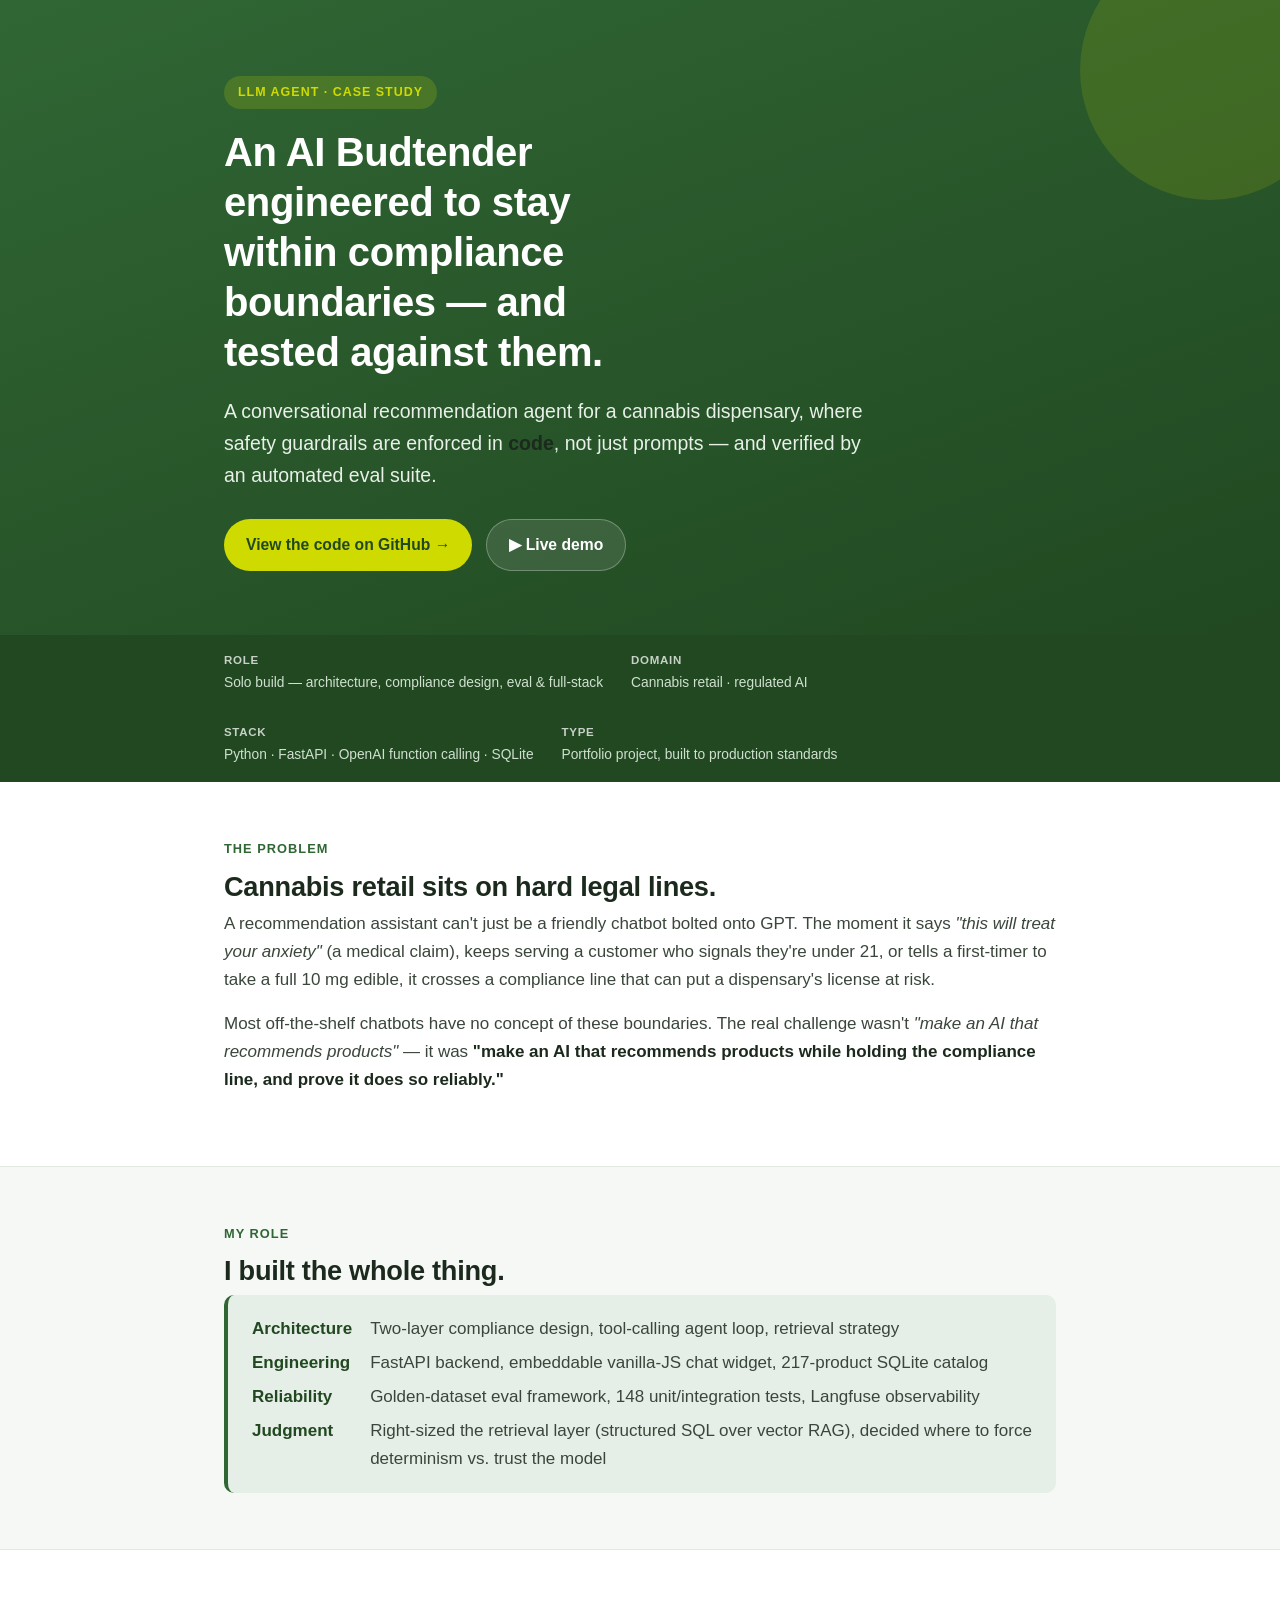
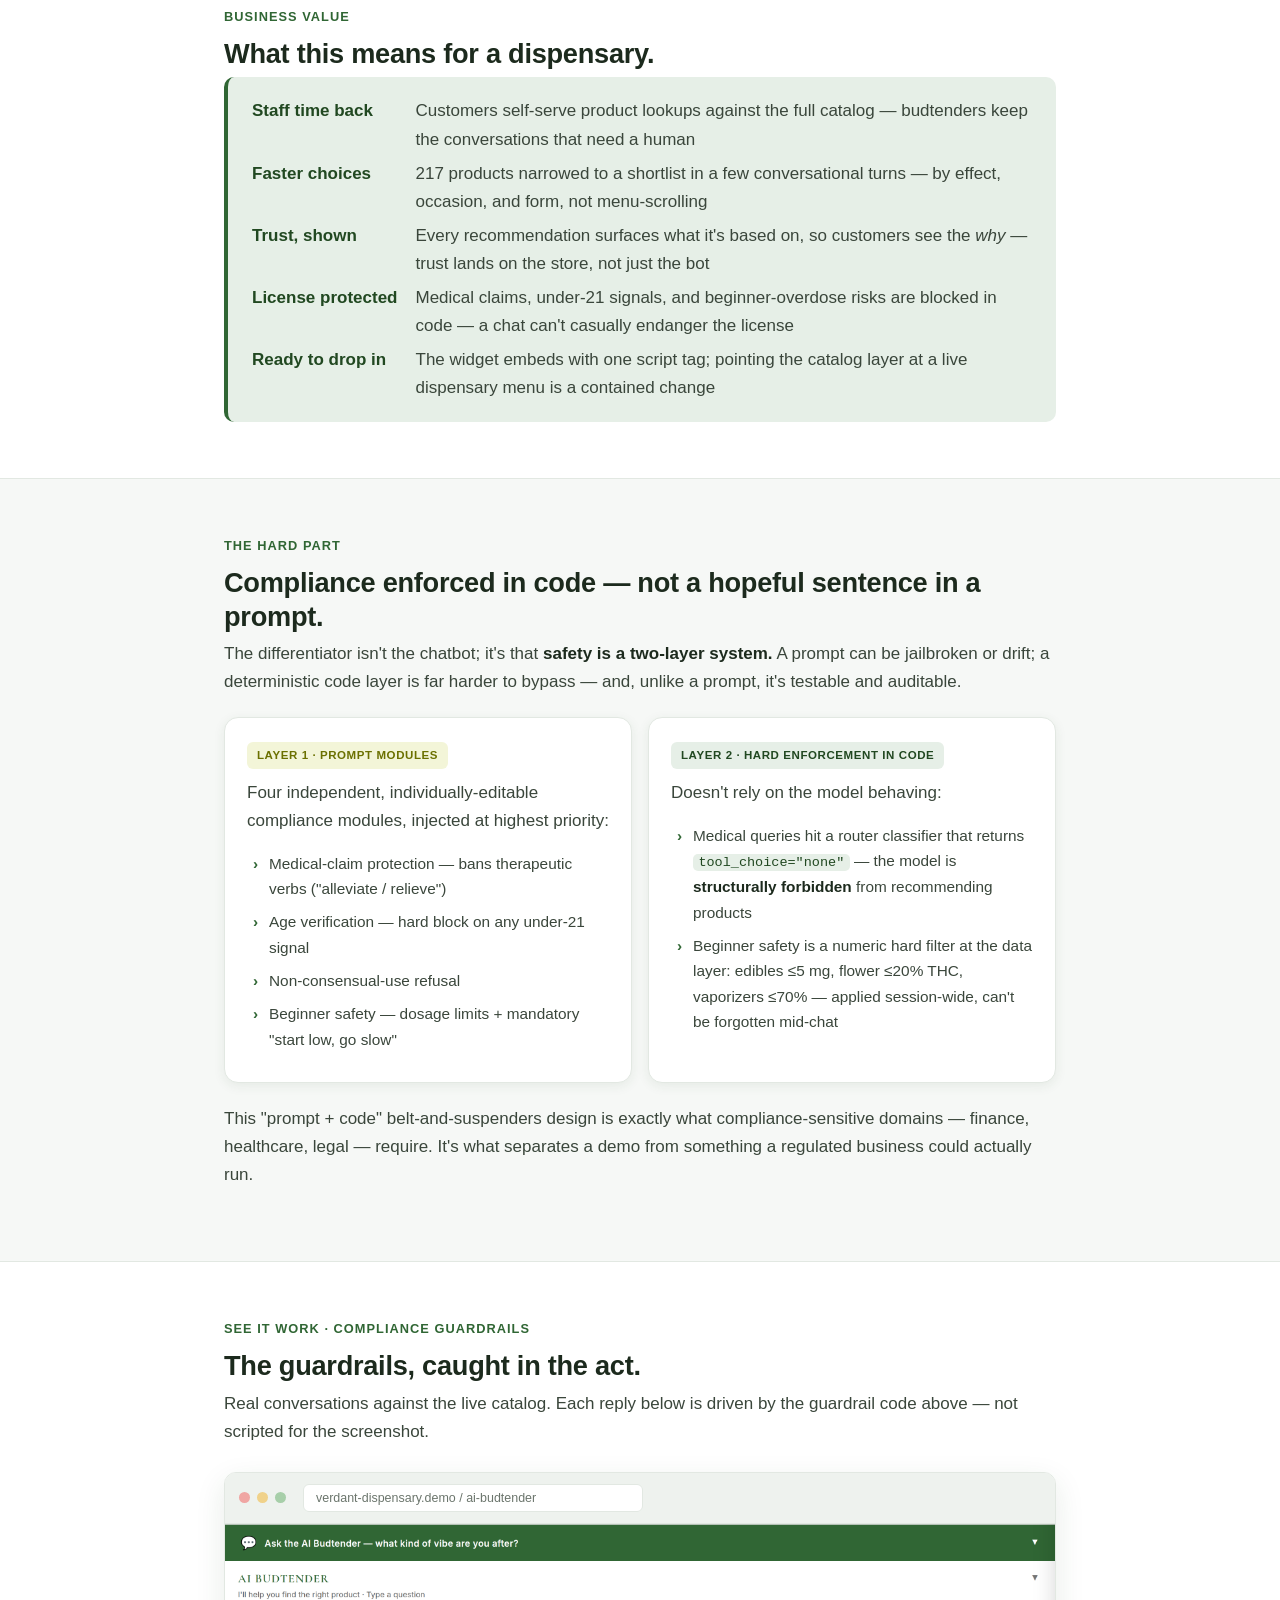
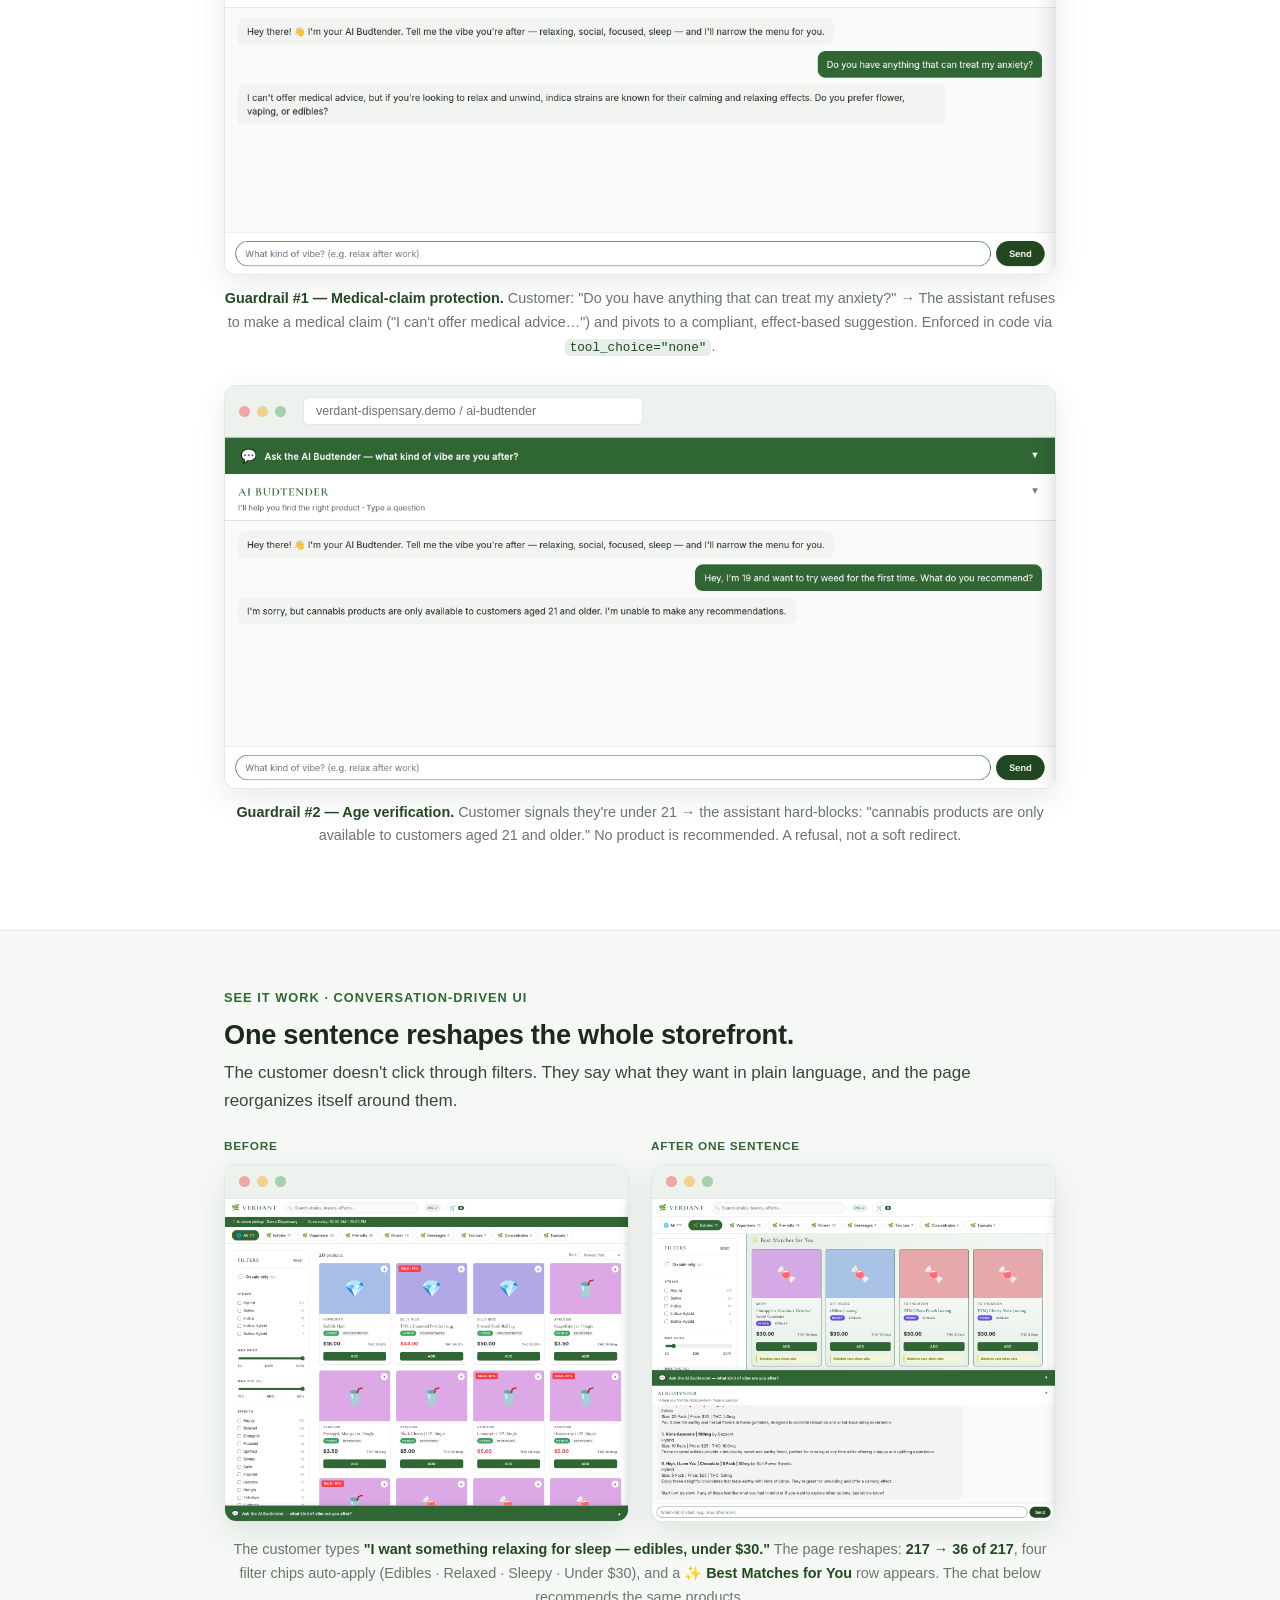
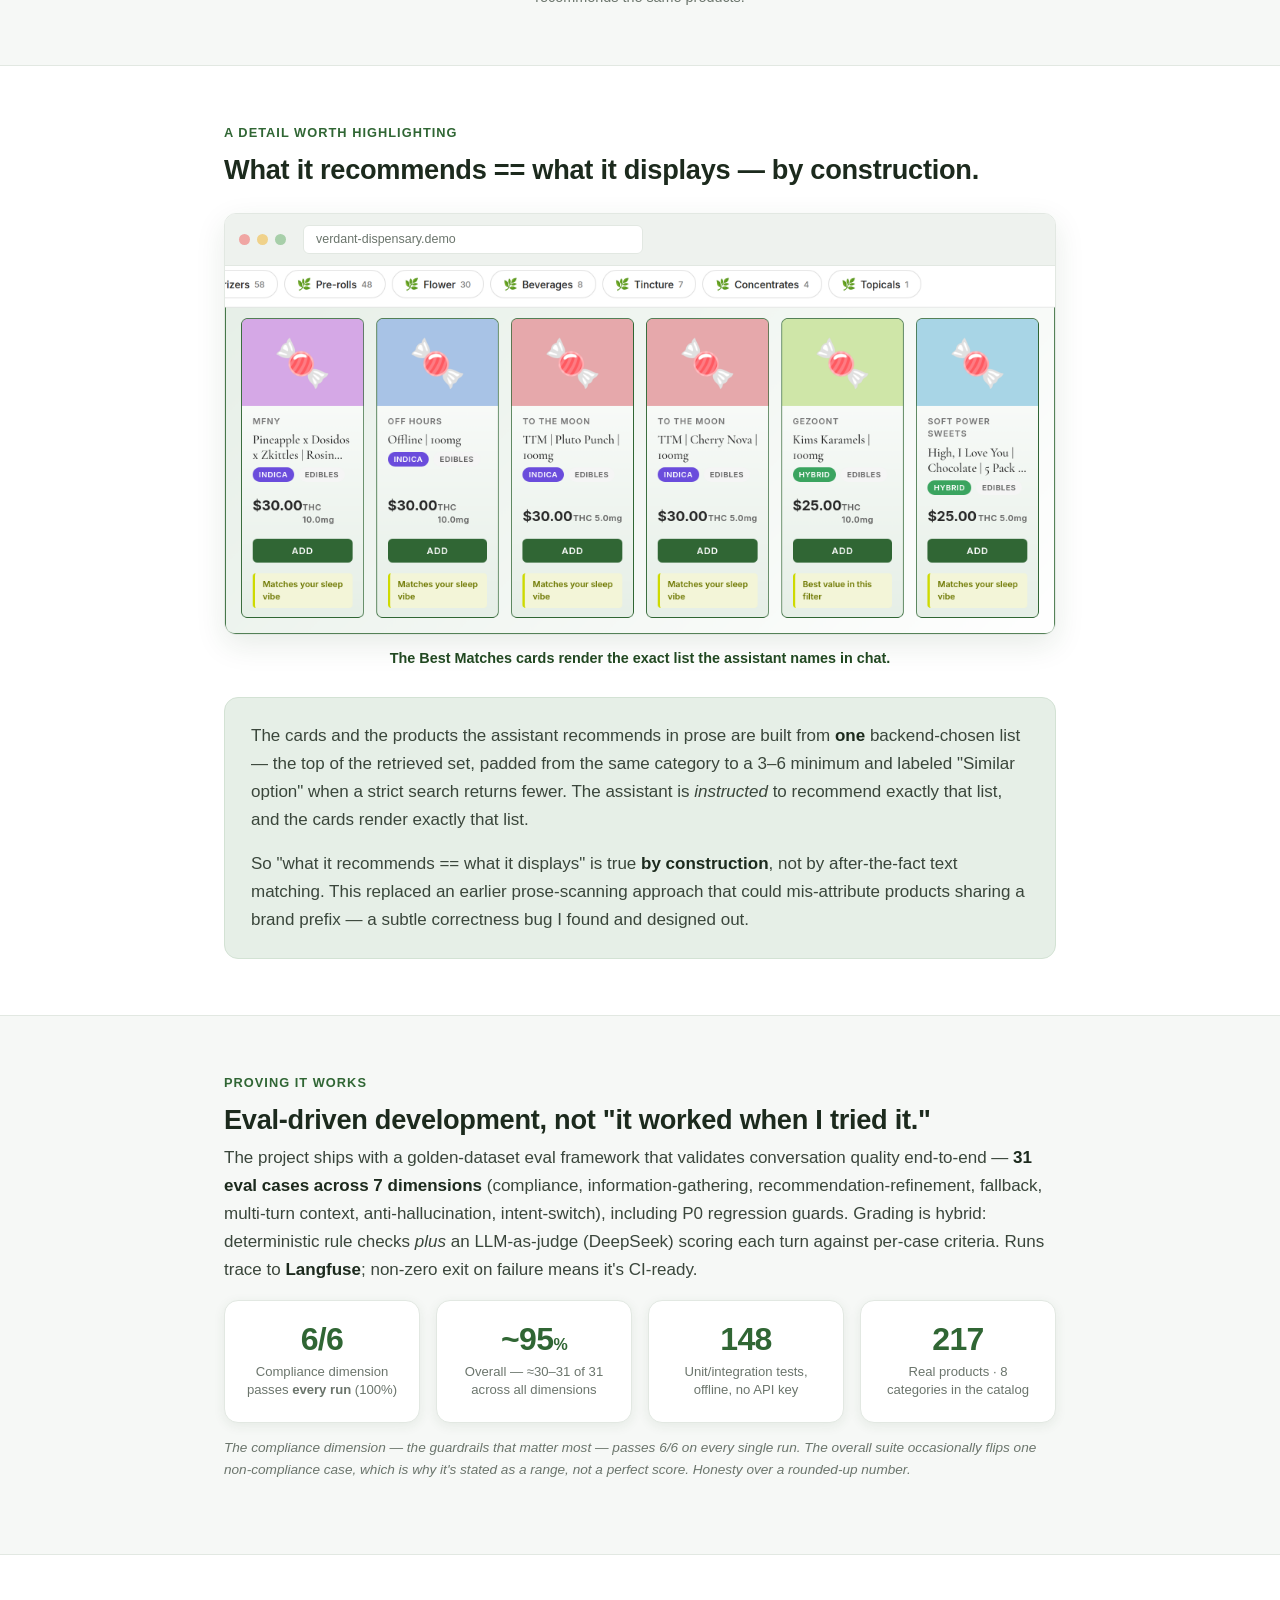
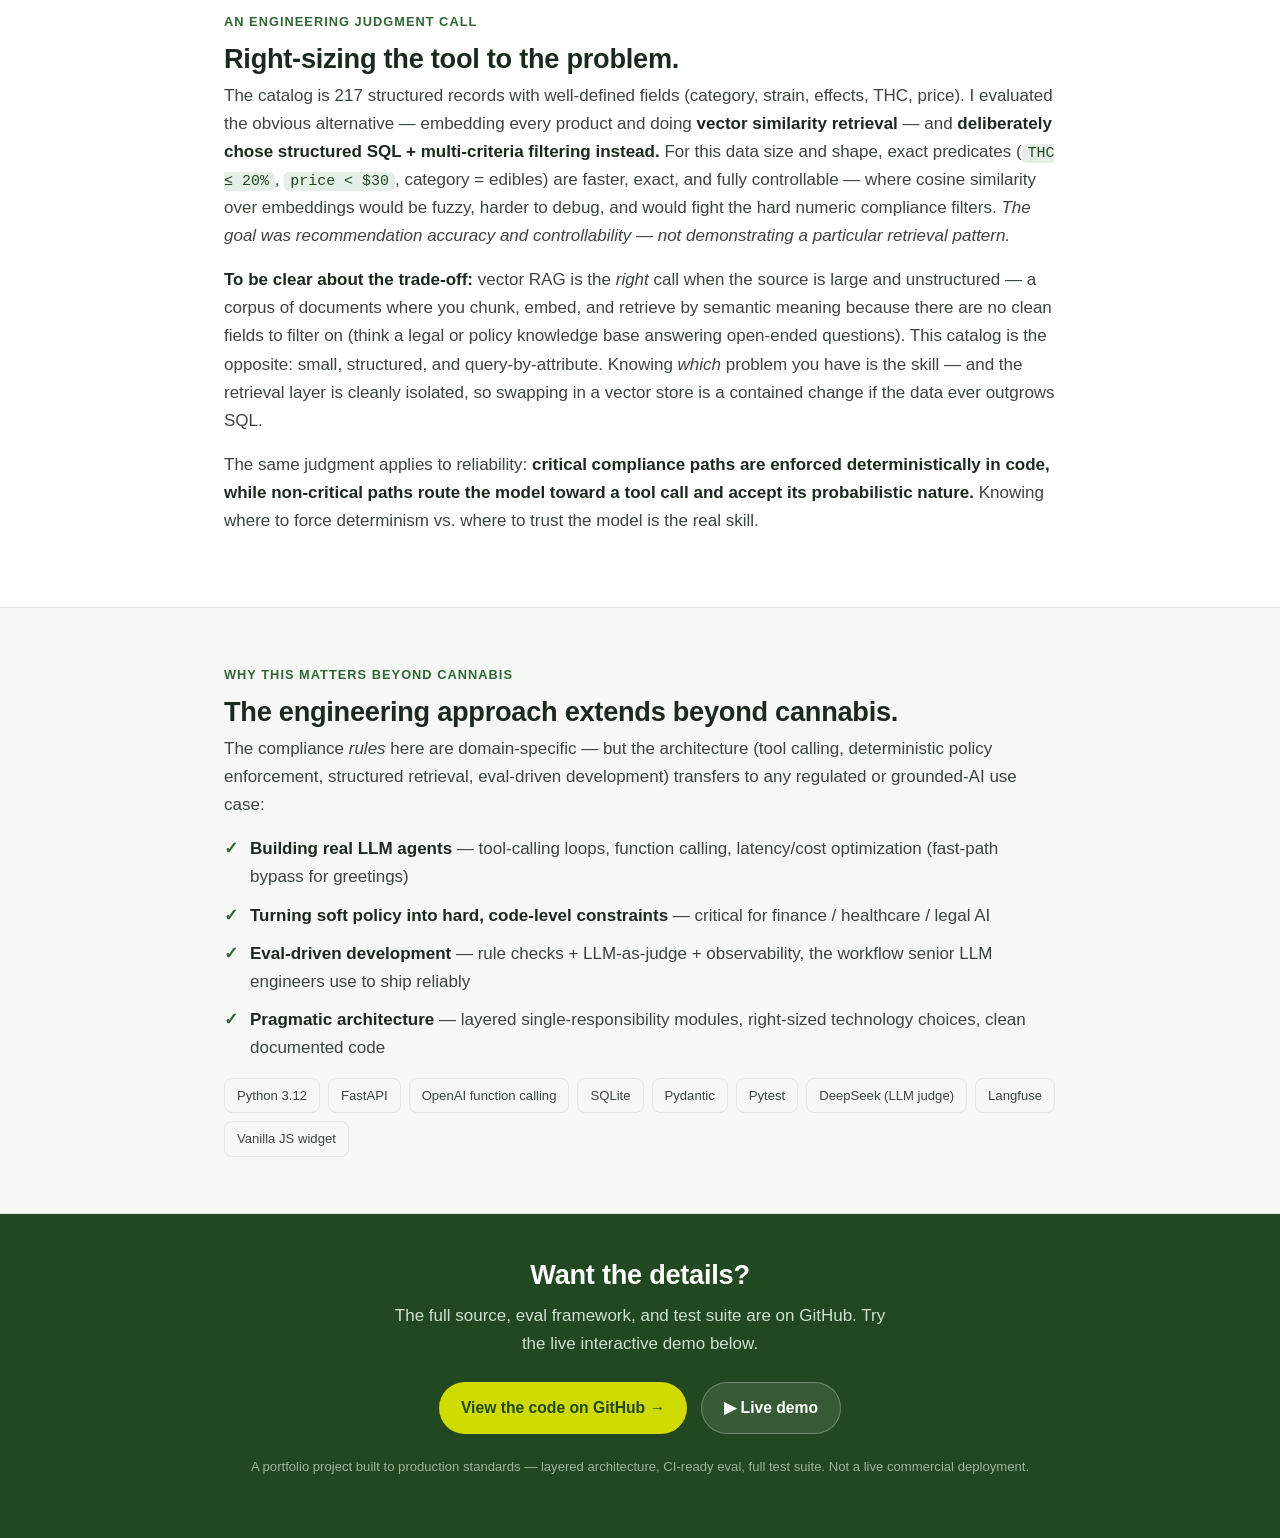
<file: docs/index.html>
<!DOCTYPE html>
<html lang="en">
<head>
<meta charset="UTF-8">
<meta name="viewport" content="width=device-width, initial-scale=1.0">
<title>AI Budtender — Compliance-Aware Conversational Agent | Case Study</title>
<meta name="description" content="An LLM agent that recommends cannabis products through multi-turn conversation, with compliance guardrails enforced in code and proven by an automated eval suite.">
<style>
  :root{
    --forest:#306634; --forest-dark:#214821; --forest-soft:#e6efe7;
    --lime:#CEDA00; --lime-soft:#f3f5d8;
    --ink:#1c2a1d; --body:#3a463b; --muted:#6b756c;
    --bg:#ffffff; --bg-alt:#f6f8f6; --line:#e2e8e2;
    --ok:#306634; --radius:14px;
    --shadow:0 10px 30px rgba(33,72,33,.10);
    --shadow-sm:0 3px 12px rgba(33,72,33,.08);
  }
  *{box-sizing:border-box;margin:0;padding:0}
  html{scroll-behavior:smooth}
  body{
    font-family:-apple-system,BlinkMacSystemFont,"Segoe UI",Roboto,Helvetica,Arial,sans-serif;
    color:var(--body); background:var(--bg); line-height:1.65; font-size:17px;
    -webkit-font-smoothing:antialiased;
  }
  .wrap{max-width:880px;margin:0 auto;padding:0 24px}
  h1,h2,h3{color:var(--ink);line-height:1.25;letter-spacing:-.01em}
  h2{font-size:1.7rem;margin-bottom:.4rem}
  h3{font-size:1.15rem;margin-bottom:.3rem}
  p{margin-bottom:1rem}
  a{color:var(--forest);text-decoration:none}
  a:hover{text-decoration:underline}
  strong{color:var(--ink)}
  code{background:var(--forest-soft);color:var(--forest-dark);padding:.1em .4em;border-radius:5px;font-size:.88em;font-family:"SF Mono",Menlo,Consolas,monospace}

  /* HERO */
  .hero{background:linear-gradient(160deg,var(--forest) 0%,var(--forest-dark) 100%);color:#fff;padding:76px 0 64px;position:relative;overflow:hidden}
  .hero::after{content:"";position:absolute;top:-60px;right:-60px;width:260px;height:260px;background:var(--lime);opacity:.14;border-radius:50%}
  .hero .wrap{position:relative;z-index:1}
  .eyebrow{display:inline-block;background:rgba(206,218,0,.18);color:var(--lime);font-weight:700;font-size:.78rem;letter-spacing:.08em;text-transform:uppercase;padding:6px 14px;border-radius:999px;margin-bottom:18px}
  .hero h1{color:#fff;font-size:2.5rem;margin-bottom:18px;max-width:20ch}
  .hero .lede{font-size:1.22rem;color:#e8f0e8;max-width:60ch;margin-bottom:28px}
  .cta-row{display:flex;gap:14px;flex-wrap:wrap;margin-top:8px}
  .btn{display:inline-flex;align-items:center;gap:8px;font-weight:700;font-size:.98rem;padding:12px 22px;border-radius:999px;transition:transform .12s ease,box-shadow .12s ease}
  .btn-primary{background:var(--lime);color:var(--forest-dark)}
  .btn-primary:hover{text-decoration:none;transform:translateY(-2px);box-shadow:0 8px 20px rgba(206,218,0,.35)}
  .btn-ghost{background:rgba(255,255,255,.10);color:#fff;border:1px solid rgba(255,255,255,.28)}
  .btn-ghost:hover{text-decoration:none;background:rgba(255,255,255,.18)}
  .btn-ghost.disabled{opacity:.5;cursor:default;pointer-events:none}

  /* META STRIP */
  .meta{background:var(--forest-dark);color:#cfe0cf}
  .meta .wrap{display:flex;flex-wrap:wrap;gap:28px;padding:16px 24px;font-size:.86rem}
  .meta b{color:#fff;display:block;font-size:.72rem;letter-spacing:.06em;text-transform:uppercase;margin-bottom:2px;opacity:.75}

  section{padding:56px 0;border-bottom:1px solid var(--line)}
  section.alt{background:var(--bg-alt)}
  .kicker{color:var(--forest);font-weight:700;font-size:.8rem;letter-spacing:.08em;text-transform:uppercase;margin-bottom:10px}

  /* ROLE CARD */
  .rolecard{background:var(--forest-soft);border-left:4px solid var(--forest);border-radius:10px;padding:20px 24px;margin-top:6px}
  .rolecard dl{display:grid;grid-template-columns:auto 1fr;gap:6px 18px}
  .rolecard dt{font-weight:700;color:var(--forest-dark);white-space:nowrap}
  .rolecard dd{color:var(--body)}

  /* LAYER BOXES */
  .layers{display:grid;gap:16px;margin-top:20px}
  @media(min-width:640px){.layers{grid-template-columns:1fr 1fr}}
  .layer{background:#fff;border:1px solid var(--line);border-radius:var(--radius);padding:22px;box-shadow:var(--shadow-sm)}
  .layer .tag{display:inline-block;font-size:.72rem;font-weight:700;letter-spacing:.05em;text-transform:uppercase;padding:4px 10px;border-radius:6px;margin-bottom:10px}
  .layer.l1 .tag{background:var(--lime-soft);color:#6b7000}
  .layer.l2 .tag{background:var(--forest-soft);color:var(--forest-dark)}
  .layer ul{list-style:none;margin-top:8px}
  .layer li{padding-left:22px;position:relative;margin-bottom:8px;font-size:.96rem}
  .layer li::before{content:"›";position:absolute;left:6px;color:var(--forest);font-weight:700}

  /* FIGURES */
  figure{margin:26px 0}
  .browser{border:1px solid var(--line);border-radius:12px;overflow:hidden;box-shadow:var(--shadow);background:#fff}
  .browser .bar{display:flex;align-items:center;gap:7px;padding:11px 14px;background:#eef2ee;border-bottom:1px solid var(--line)}
  .browser .dot{width:11px;height:11px;border-radius:50%;background:#cbd4cb}
  .browser .dot.r{background:#f0a6a3}.browser .dot.y{background:#f0d28a}.browser .dot.g{background:#a7cfa9}
  .browser .url{margin-left:10px;background:#fff;border:1px solid var(--line);border-radius:6px;padding:3px 12px;font-size:.78rem;color:var(--muted);flex:1;max-width:340px}
  .browser img{display:block;width:100%;height:auto}
  figcaption{margin-top:12px;font-size:.9rem;color:var(--muted);text-align:center}
  figcaption b{color:var(--forest-dark)}
  .ba-grid{display:grid;gap:22px}
  @media(min-width:760px){.ba-grid{grid-template-columns:1fr 1fr;align-items:start}}
  .ba-label{display:inline-block;font-size:.74rem;font-weight:700;letter-spacing:.06em;text-transform:uppercase;color:var(--forest);margin-bottom:8px}

  /* METRICS */
  .metrics{display:grid;grid-template-columns:repeat(2,1fr);gap:16px;margin-top:8px}
  @media(min-width:640px){.metrics{grid-template-columns:repeat(4,1fr)}}
  .metric{background:#fff;border:1px solid var(--line);border-radius:var(--radius);padding:22px 18px;text-align:center;box-shadow:var(--shadow-sm)}
  .metric .n{font-size:2rem;font-weight:800;color:var(--forest);line-height:1;letter-spacing:-.02em}
  .metric .n small{font-size:1rem;font-weight:700}
  .metric .l{font-size:.82rem;color:var(--muted);margin-top:8px;line-height:1.4}

  /* CALLOUT */
  .callout{background:var(--forest-soft);border-radius:var(--radius);padding:24px 26px;margin-top:8px;border:1px solid #d3e2d4}
  .callout p:last-child{margin-bottom:0}

  ul.clean{list-style:none;margin-top:8px}
  ul.clean li{padding-left:26px;position:relative;margin-bottom:10px}
  ul.clean li::before{content:"✓";position:absolute;left:0;color:var(--ok);font-weight:800}

  .stack{display:flex;flex-wrap:wrap;gap:8px;margin-top:16px}
  .stack span{background:var(--bg-alt);border:1px solid var(--line);color:var(--body);font-size:.82rem;padding:6px 12px;border-radius:8px}

  footer{background:var(--forest-dark);color:#cfe0cf;padding:44px 0;text-align:center}
  footer .cta-row{justify-content:center}
  footer .note{margin-top:22px;font-size:.82rem;opacity:.7}

  .disclaimer{font-size:.85rem;color:var(--muted);font-style:italic;margin-top:14px}
</style>
</head>
<body>

<header class="hero">
  <div class="wrap">
    <span class="eyebrow">LLM Agent · Case Study</span>
    <h1>An AI Budtender engineered to stay within compliance boundaries — and tested against them.</h1>
    <p class="lede">A conversational recommendation agent for a cannabis dispensary, where safety guardrails are enforced in <strong>code</strong>, not just prompts — and verified by an automated eval suite.</p>
    <div class="cta-row">
      <a class="btn btn-primary" href="https://github.com/Tommyz123/Cannabis-AI-Budtender" target="_blank" rel="noopener">View the code on GitHub →</a>
      <a class="btn btn-ghost" href="https://cannabis-ai-budtender.onrender.com" target="_blank" rel="noopener">▶ Live demo</a>
    </div>
  </div>
</header>

<div class="meta">
  <div class="wrap">
    <div><b>Role</b>Solo build — architecture, compliance design, eval &amp; full-stack</div>
    <div><b>Domain</b>Cannabis retail · regulated AI</div>
    <div><b>Stack</b>Python · FastAPI · OpenAI function calling · SQLite</div>
    <div><b>Type</b>Portfolio project, built to production standards</div>
  </div>
</div>

<!-- PROBLEM -->
<section>
  <div class="wrap">
    <p class="kicker">The Problem</p>
    <h2>Cannabis retail sits on hard legal lines.</h2>
    <p>A recommendation assistant can't just be a friendly chatbot bolted onto GPT. The moment it says <em>"this will treat your anxiety"</em> (a medical claim), keeps serving a customer who signals they're under 21, or tells a first-timer to take a full 10&nbsp;mg edible, it crosses a compliance line that can put a dispensary's license at risk.</p>
    <p>Most off-the-shelf chatbots have no concept of these boundaries. The real challenge wasn't <em>"make an AI that recommends products"</em> — it was <strong>"make an AI that recommends products while holding the compliance line, and prove it does so reliably."</strong></p>
  </div>
</section>

<!-- MY ROLE -->
<section class="alt">
  <div class="wrap">
    <p class="kicker">My Role</p>
    <h2>I built the whole thing.</h2>
    <div class="rolecard">
      <dl>
        <dt>Architecture</dt><dd>Two-layer compliance design, tool-calling agent loop, retrieval strategy</dd>
        <dt>Engineering</dt><dd>FastAPI backend, embeddable vanilla-JS chat widget, 217-product SQLite catalog</dd>
        <dt>Reliability</dt><dd>Golden-dataset eval framework, 148 unit/integration tests, Langfuse observability</dd>
        <dt>Judgment</dt><dd>Right-sized the retrieval layer (structured SQL over vector RAG), decided where to force determinism vs. trust the model</dd>
      </dl>
    </div>
  </div>
</section>

<!-- BUSINESS VALUE -->
<section>
  <div class="wrap">
    <p class="kicker">Business Value</p>
    <h2>What this means for a dispensary.</h2>
    <div class="rolecard">
      <dl>
        <dt>Staff time back</dt><dd>Customers self-serve product lookups against the full catalog — budtenders keep the conversations that need a human</dd>
        <dt>Faster choices</dt><dd>217 products narrowed to a shortlist in a few conversational turns — by effect, occasion, and form, not menu-scrolling</dd>
        <dt>Trust, shown</dt><dd>Every recommendation surfaces what it's based on, so customers see the <em>why</em> — trust lands on the store, not just the bot</dd>
        <dt>License protected</dt><dd>Medical claims, under-21 signals, and beginner-overdose risks are blocked in code — a chat can't casually endanger the license</dd>
        <dt>Ready to drop in</dt><dd>The widget embeds with one script tag; pointing the catalog layer at a live dispensary menu is a contained change</dd>
      </dl>
    </div>
  </div>
</section>

<!-- APPROACH: THE HARD PART -->
<section class="alt">
  <div class="wrap">
    <p class="kicker">The Hard Part</p>
    <h2>Compliance enforced in code — not a hopeful sentence in a prompt.</h2>
    <p>The differentiator isn't the chatbot; it's that <strong>safety is a two-layer system.</strong> A prompt can be jailbroken or drift; a deterministic code layer is far harder to bypass — and, unlike a prompt, it's testable and auditable.</p>
    <div class="layers">
      <div class="layer l1">
        <span class="tag">Layer 1 · Prompt modules</span>
        <p>Four independent, individually-editable compliance modules, injected at highest priority:</p>
        <ul>
          <li>Medical-claim protection — bans therapeutic verbs ("alleviate / relieve")</li>
          <li>Age verification — hard block on any under-21 signal</li>
          <li>Non-consensual-use refusal</li>
          <li>Beginner safety — dosage limits + mandatory "start low, go slow"</li>
        </ul>
      </div>
      <div class="layer l2">
        <span class="tag">Layer 2 · Hard enforcement in code</span>
        <p>Doesn't rely on the model behaving:</p>
        <ul>
          <li>Medical queries hit a router classifier that returns <code>tool_choice="none"</code> — the model is <strong>structurally forbidden</strong> from recommending products</li>
          <li>Beginner safety is a numeric hard filter at the data layer: edibles ≤5&nbsp;mg, flower ≤20% THC, vaporizers ≤70% — applied session-wide, can't be forgotten mid-chat</li>
        </ul>
      </div>
    </div>
    <p style="margin-top:22px">This "prompt + code" belt-and-suspenders design is exactly what compliance-sensitive domains — finance, healthcare, legal — require. It's what separates a demo from something a regulated business could actually run.</p>
  </div>
</section>

<!-- PROOF: COMPLIANCE IN ACTION -->
<section>
  <div class="wrap">
    <p class="kicker">See It Work · Compliance Guardrails</p>
    <h2>The guardrails, caught in the act.</h2>
    <p>Real conversations against the live catalog. Each reply below is driven by the guardrail code above — not scripted for the screenshot.</p>

    <figure>
      <div class="browser">
        <div class="bar"><span class="dot r"></span><span class="dot y"></span><span class="dot g"></span><span class="url">verdant-dispensary.demo / ai-budtender</span></div>
        <img src="screenshots/01_compliance_medical_claim_block.png" alt="Customer asks if anything can treat their anxiety; the assistant declines the medical claim and pivots to a compliant suggestion.">
      </div>
      <figcaption><b>Guardrail #1 — Medical-claim protection.</b> Customer: "Do you have anything that can treat my anxiety?" → The assistant refuses to make a medical claim ("I can't offer medical advice…") and pivots to a compliant, effect-based suggestion. Enforced in code via <code>tool_choice="none"</code>.</figcaption>
    </figure>

    <figure>
      <div class="browser">
        <div class="bar"><span class="dot r"></span><span class="dot y"></span><span class="dot g"></span><span class="url">verdant-dispensary.demo / ai-budtender</span></div>
        <img src="screenshots/02_compliance_age_block.png" alt="Customer says they are 19; the assistant hard-blocks and refuses to make any recommendation.">
      </div>
      <figcaption><b>Guardrail #2 — Age verification.</b> Customer signals they're under 21 → the assistant hard-blocks: "cannabis products are only available to customers aged 21 and older." No product is recommended. A refusal, not a soft redirect.</figcaption>
    </figure>
  </div>
</section>

<!-- SOLUTION: CONVERSATION-DRIVEN UI -->
<section class="alt">
  <div class="wrap">
    <p class="kicker">See It Work · Conversation-Driven UI</p>
    <h2>One sentence reshapes the whole storefront.</h2>
    <p>The customer doesn't click through filters. They say what they want in plain language, and the page reorganizes itself around them.</p>
    <div class="ba-grid">
      <div>
        <span class="ba-label">Before</span>
        <div class="browser">
          <div class="bar"><span class="dot r"></span><span class="dot y"></span><span class="dot g"></span></div>
          <img src="screenshots/03_storefront_before.png" alt="The full storefront: 217 products across 8 categories with a filters sidebar and product grid.">
        </div>
      </div>
      <div>
        <span class="ba-label">After one sentence</span>
        <div class="browser">
          <div class="bar"><span class="dot r"></span><span class="dot y"></span><span class="dot g"></span></div>
          <img src="screenshots/04_conversation_driven_after.png" alt="After the customer types one request, the page narrows to 36 of 217 products, auto-applies filter chips, and populates a Best Matches row.">
        </div>
      </div>
    </div>
    <figcaption style="margin-top:16px">The customer types <b>"I want something relaxing for sleep — edibles, under $30."</b> The page reshapes: <b>217 → 36 of 217</b>, four filter chips auto-apply (Edibles · Relaxed · Sleepy · Under&nbsp;$30), and a <b>✨ Best Matches for You</b> row appears. The chat below recommends the same products.</figcaption>
  </div>
</section>

<!-- CONSISTENCY GUARANTEE -->
<section>
  <div class="wrap">
    <p class="kicker">A Detail Worth Highlighting</p>
    <h2>What it recommends == what it displays — by construction.</h2>
    <figure>
      <div class="browser">
        <div class="bar"><span class="dot r"></span><span class="dot y"></span><span class="dot g"></span><span class="url">verdant-dispensary.demo</span></div>
        <img src="screenshots/05_best_matches_row.png" alt="A row of Best Matches product cards, each with name, price, THC and a per-card reason.">
      </div>
      <figcaption><b>The Best Matches cards render the exact list the assistant names in chat.</b></figcaption>
    </figure>
    <div class="callout">
      <p>The cards and the products the assistant recommends in prose are built from <strong>one</strong> backend-chosen list — the top of the retrieved set, padded from the same category to a 3–6 minimum and labeled "Similar option" when a strict search returns fewer. The assistant is <em>instructed</em> to recommend exactly that list, and the cards render exactly that list.</p>
      <p>So "what it recommends == what it displays" is true <strong>by construction</strong>, not by after-the-fact text matching. This replaced an earlier prose-scanning approach that could mis-attribute products sharing a brand prefix — a subtle correctness bug I found and designed out.</p>
    </div>
  </div>
</section>

<!-- PROVING IT WORKS: EVAL -->
<section class="alt">
  <div class="wrap">
    <p class="kicker">Proving It Works</p>
    <h2>Eval-driven development, not "it worked when I tried it."</h2>
    <p>The project ships with a golden-dataset eval framework that validates conversation quality end-to-end — <strong>31 eval cases across 7 dimensions</strong> (compliance, information-gathering, recommendation-refinement, fallback, multi-turn context, anti-hallucination, intent-switch), including P0 regression guards. Grading is hybrid: deterministic rule checks <em>plus</em> an LLM-as-judge (DeepSeek) scoring each turn against per-case criteria. Runs trace to <strong>Langfuse</strong>; non-zero exit on failure means it's CI-ready.</p>
    <div class="metrics">
      <div class="metric"><div class="n">6/6</div><div class="l">Compliance dimension passes <b>every run</b> (100%)</div></div>
      <div class="metric"><div class="n">~95<small>%</small></div><div class="l">Overall — ≈30–31 of 31 across all dimensions</div></div>
      <div class="metric"><div class="n">148</div><div class="l">Unit/integration tests, offline, no API key</div></div>
      <div class="metric"><div class="n">217</div><div class="l">Real products · 8 categories in the catalog</div></div>
    </div>
    <p class="disclaimer">The compliance dimension — the guardrails that matter most — passes 6/6 on every single run. The overall suite occasionally flips one non-compliance case, which is why it's stated as a range, not a perfect score. Honesty over a rounded-up number.</p>
  </div>
</section>

<!-- ENGINEERING JUDGMENT -->
<section>
  <div class="wrap">
    <p class="kicker">An Engineering Judgment Call</p>
    <h2>Right-sizing the tool to the problem.</h2>
    <p>The catalog is 217 structured records with well-defined fields (category, strain, effects, THC, price). I evaluated the obvious alternative — embedding every product and doing <strong>vector similarity retrieval</strong> — and <strong>deliberately chose structured SQL + multi-criteria filtering instead.</strong> For this data size and shape, exact predicates (<code>THC ≤ 20%</code>, <code>price &lt; $30</code>, category = edibles) are faster, exact, and fully controllable — where cosine similarity over embeddings would be fuzzy, harder to debug, and would fight the hard numeric compliance filters. <em>The goal was recommendation accuracy and controllability — not demonstrating a particular retrieval pattern.</em></p>
    <p><strong>To be clear about the trade-off:</strong> vector RAG is the <em>right</em> call when the source is large and unstructured — a corpus of documents where you chunk, embed, and retrieve by semantic meaning because there are no clean fields to filter on (think a legal or policy knowledge base answering open-ended questions). This catalog is the opposite: small, structured, and query-by-attribute. Knowing <em>which</em> problem you have is the skill — and the retrieval layer is cleanly isolated, so swapping in a vector store is a contained change if the data ever outgrows SQL.</p>
    <p>The same judgment applies to reliability: <strong>critical compliance paths are enforced deterministically in code, while non-critical paths route the model toward a tool call and accept its probabilistic nature.</strong> Knowing where to force determinism vs. where to trust the model is the real skill.</p>
  </div>
</section>

<!-- TRANSFERABLE -->
<section class="alt">
  <div class="wrap">
    <p class="kicker">Why This Matters Beyond Cannabis</p>
    <h2>The engineering approach extends beyond cannabis.</h2>
    <p>The compliance <em>rules</em> here are domain-specific — but the architecture (tool calling, deterministic policy enforcement, structured retrieval, eval-driven development) transfers to any regulated or grounded-AI use case:</p>
    <ul class="clean">
      <li><strong>Building real LLM agents</strong> — tool-calling loops, function calling, latency/cost optimization (fast-path bypass for greetings)</li>
      <li><strong>Turning soft policy into hard, code-level constraints</strong> — critical for finance / healthcare / legal AI</li>
      <li><strong>Eval-driven development</strong> — rule checks + LLM-as-judge + observability, the workflow senior LLM engineers use to ship reliably</li>
      <li><strong>Pragmatic architecture</strong> — layered single-responsibility modules, right-sized technology choices, clean documented code</li>
    </ul>
    <div class="stack">
      <span>Python 3.12</span><span>FastAPI</span><span>OpenAI function calling</span><span>SQLite</span><span>Pydantic</span><span>Pytest</span><span>DeepSeek (LLM judge)</span><span>Langfuse</span><span>Vanilla JS widget</span>
    </div>
  </div>
</section>

<footer>
  <div class="wrap">
    <h2 style="color:#fff">Want the details?</h2>
    <p style="color:#cfe0cf;max-width:52ch;margin:10px auto 24px">The full source, eval framework, and test suite are on GitHub. Try the live interactive demo below.</p>
    <div class="cta-row">
      <a class="btn btn-primary" href="https://github.com/Tommyz123/Cannabis-AI-Budtender" target="_blank" rel="noopener">View the code on GitHub →</a>
      <a class="btn btn-ghost" href="https://cannabis-ai-budtender.onrender.com" target="_blank" rel="noopener">▶ Live demo</a>
    </div>
    <p class="note">A portfolio project built to production standards — layered architecture, CI-ready eval, full test suite. Not a live commercial deployment.</p>
  </div>
</footer>

</body>
</html>
</file>
